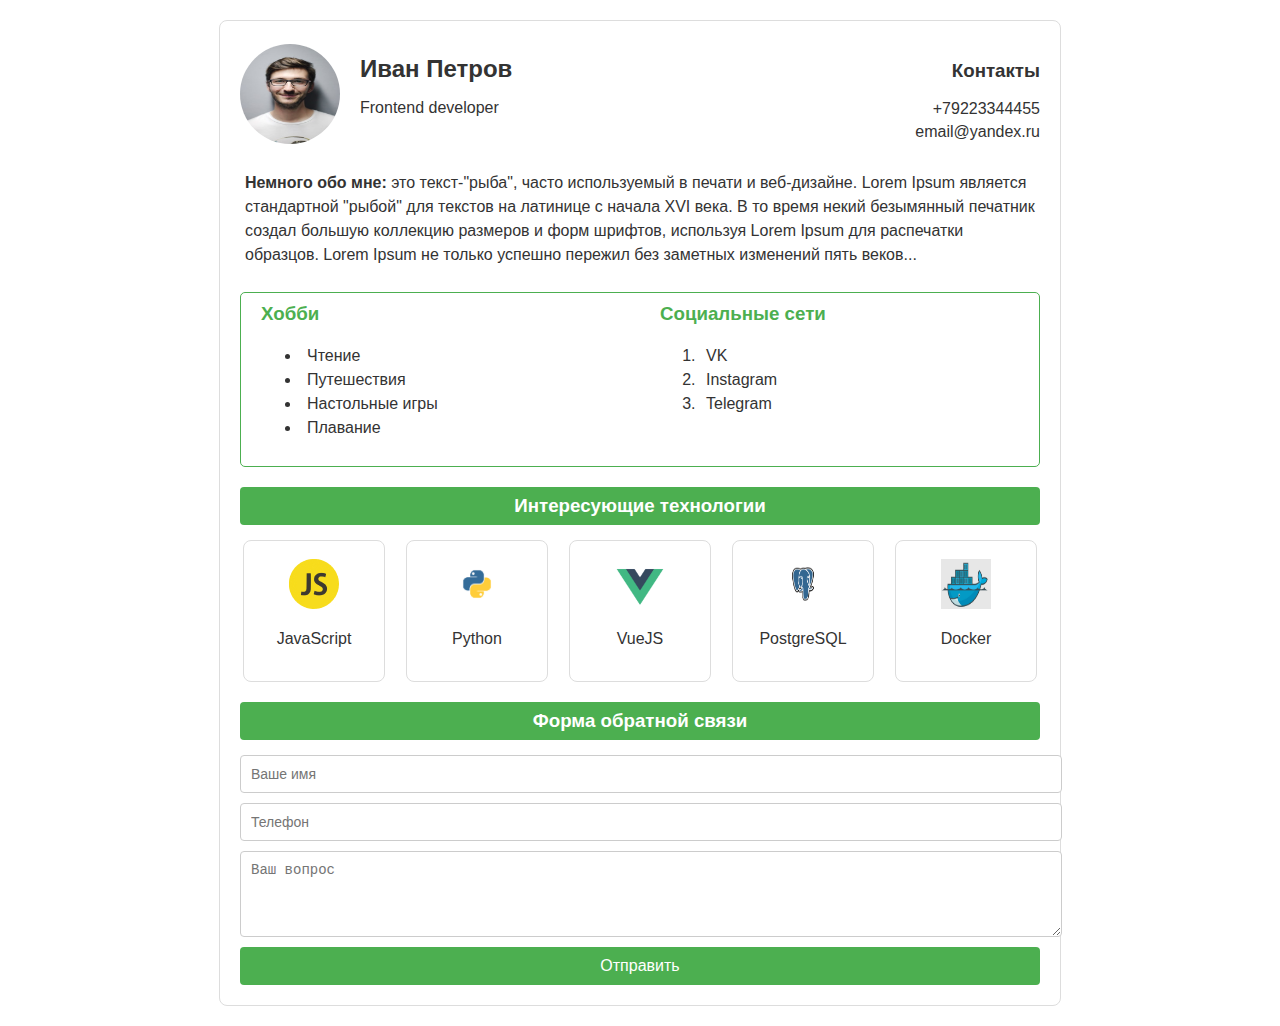
<file: задание 1/index.html>
<!DOCTYPE html>
<html lang="ru">
<head>
  <meta charset="UTF-8">
  <title>Визитка</title>
  <link rel="stylesheet" href="style.css">
</head>
<body>
  <div class="container">

    <div class="header">
      <div class="profile">
        <img src="./images/3d333204c13d695d8c399bdd24dfd4a44dfc7781.png" alt="Фото">
        <div class="name">
          <h2>Иван Петров</h2>
          <p>Frontend developer</p>
        </div>
      </div>
      <div class="contacts">
        <h3>Контакты</h3>
        <p>+79223344455</p>
        <p>email@yandex.ru</p>
      </div>
    </div>

    <div class="about">
      <strong>Немного обо мне:</strong> это текст-"рыба", часто используемый в печати и веб-дизайне. 
      Lorem Ipsum является стандартной "рыбой" для текстов на латинице с начала XVI века. 
      В то время некий безымянный печатник создал большую коллекцию размеров и форм шрифтов, 
      используя Lorem Ipsum для распечатки образцов. Lorem Ipsum не только успешно пережил 
      без заметных изменений пять веков...
    </div>

    <div class="info-box">
      <div>
        <h3>Хобби</h3>
        <ul>
          <li>Чтение</li>
          <li>Путешествия</li>
          <li>Настольные игры</li>
          <li>Плавание</li>
        </ul>
      </div>
      <div>
        <h3>Социальные сети</h3>
        <ol>
          <li>VK</li>
          <li>Instagram</li>
          <li>Telegram</li>
        </ol>
      </div>
    </div>

    <div class="technologies">
      <h3>Интересующие технологии</h3>
      <div class="tech-list">
        <div class="tech-item">
          <img src="./images/js.jpg" alt="JS">
          <p>JavaScript</p>
        </div>
        <div class="tech-item">
          <img src="./images/python.png" alt="Python">
          <p>Python</p>
        </div>
        <div class="tech-item">
          <img src="./images/VueJS.png" alt="VueJS">
          <p>VueJS</p>
        </div>
        <div class="tech-item">
          <img src="./images/PostgreSQL.png" alt="PostgreSQL">
          <p>PostgreSQL</p>
        </div>
        <div class="tech-item">
          <img src="./images/Docker.png" alt="Docker">
          <p>Docker</p>
        </div>
      </div>
    </div>

    <div class="form-box">
      <h3>Форма обратной связи</h3>
      <form>
        <input type="text" placeholder="Ваше имя">
        <input type="tel" placeholder="Телефон">
        <textarea rows="4" placeholder="Ваш вопрос"></textarea>
        <button type="submit">Отправить</button>
      </form>
    </div>

  </div>
</body>
</html>
</file>
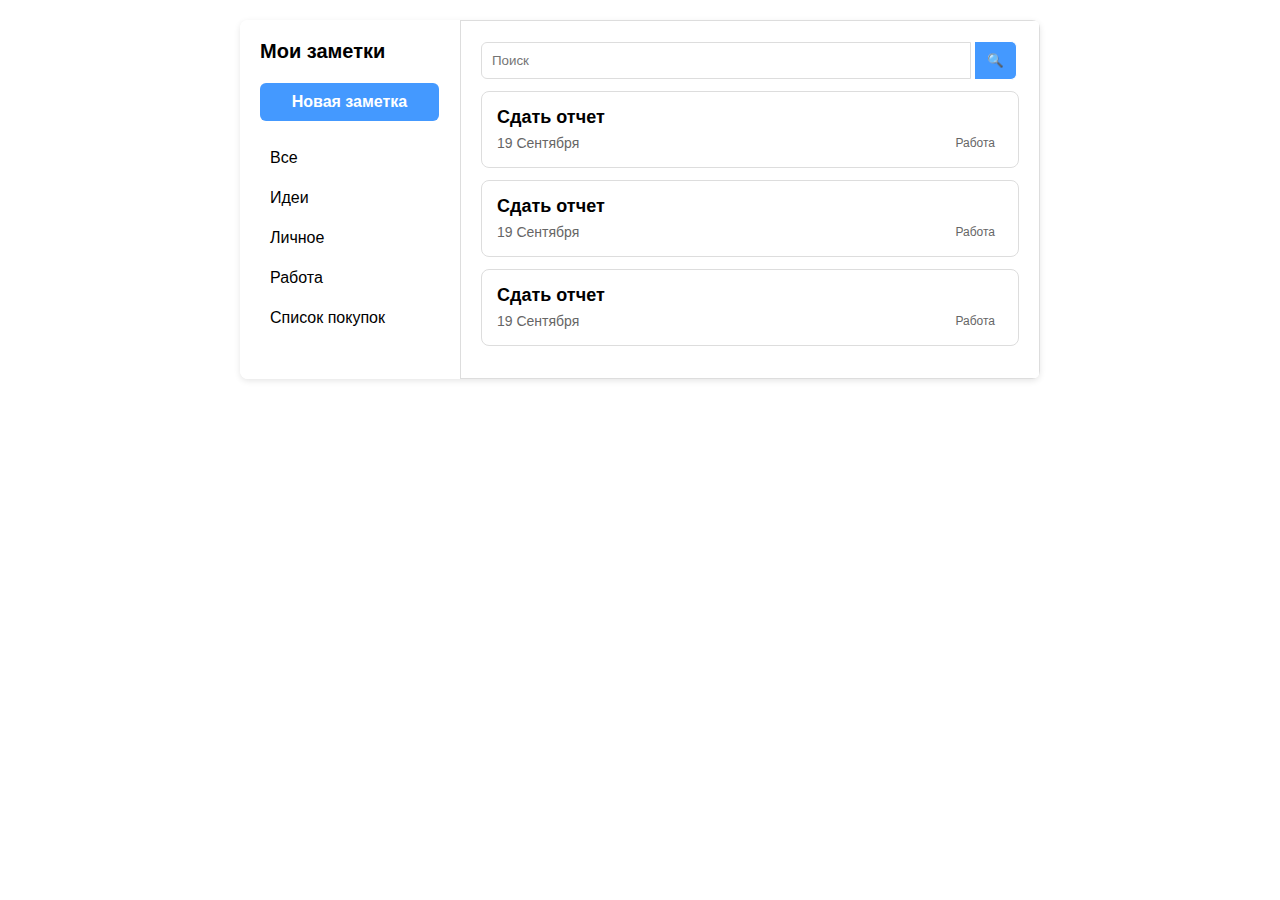
<file: заметки/index.html>
<!DOCTYPE html>
<html lang="ru">
<head>
    <meta charset="UTF-8">
    <meta name="viewport" content="width=device-width, initial-scale=1.0">
    <title>Мои заметки</title>
    <link rel="stylesheet" href="./style.css">
</head>
<body>
    <div class="container">

        <aside class="sidebar">
            <h2>Мои заметки</h2>
            <a href="#" class="new-note">Новая заметка</a>
            <ul class="tags">
                <li>Все</li>
                <li>Идеи</li>
                <li>Личное</li>
                <li>Работа</li>
                <li>Список покупок</li>
            </ul>
        </aside>

        <main class="main">
            <div class="search">
                <input type="text" placeholder="Поиск">
                <button>🔍</button>
            </div>
            <div class="note">
                <h3>Сдать отчет</h3>
                <div class="meta">
                    <span>19 Сентября</span>
                    <span class="tag">Работа</span>
                </div>
            </div>
            
            <div class="note">
                <h3>Сдать отчет</h3>
                <div class="meta">
                    <span>19 Сентября</span>
                    <span class="tag">Работа</span>
                </div>
            </div>
            
            <div class="note">
                <h3>Сдать отчет</h3>
                <div class="meta">
                    <span>19 Сентября</span>
                    <span class="tag">Работа</span>
                </div>
            </div>
        </main>
    </div>
</body>
</html>
</file>
<file: задание 1/style.css>
body {
  font-family: Arial, sans-serif;
  background: #fff;
  color: #333;
  margin: 0;
  padding: 0;
}

.container {
  max-width: 800px;
  margin: 20px auto;
  border: 1px solid #ddd;
  border-radius: 8px;
  padding: 20px;
}

.header {
  display: flex;
  align-items: center;
  justify-content: space-between;
}

.profile {
  display: flex;
  align-items: center;
}

.profile img {
  width: 100px;
  height: 100px;
  border-radius: 50%;
  margin-right: 20px;
  transition: transform 0.3s, box-shadow 0.3s;
}


.name h2 {
  margin: 0;
  transition: transform 0.3s, color 0.3s;
}


.contacts {
  text-align: right;
}

.contacts p {
  margin: 5px 0;
  transition: transform 0.3s, color 0.3s;
}


.about {
  margin: 20px 0;
  line-height: 1.5;
  transition: transform 0.3s, box-shadow 0.3s;
  padding: 5px;
  border-radius: 4px;
}



/* Блок с хобби и соцсетями */
.info-box {
  display: flex;
  border: 1px solid #4caf50;
  border-radius: 5px;
  margin-bottom: 20px;
}

.info-box div {
  flex: 1;
  padding: 10px 20px;
}

.info-box h3 {
  color: #4caf50;
  margin-top: 0;
}

/* Подсвечиваются только пункты списка */
.info-box li,
.info-box ol li {
  transition: transform 0.3s, color 0.3s, background 0.3s;
  cursor: pointer;
  padding: 3px 6px;
  border-radius: 4px;
}

.info-box li:hover,
.info-box ol li:hover {
  transform: scale(1.05);
  color: #fff;
  background: #4caf50;
}

/* Технологии */
.technologies {
  text-align: center;
  margin-bottom: 20px;
}

.technologies h3 {
  background: #4caf50;
  color: #fff;
  padding: 8px;
  border-radius: 4px;
  margin-bottom: 15px;
}

.tech-list {
  display: flex;
  justify-content: space-around;
  align-items: center;
  flex-wrap: wrap;
  gap: 15px;
}

.tech-item {
  width: 120px;
  height: 120px;
  display: flex;
  flex-direction: column;
  justify-content: center;
  align-items: center;
  text-align: center;

  border: 1px solid #ddd;
  border-radius: 8px;
  padding: 10px;

  transition: transform 0.3s, box-shadow 0.3s;
  cursor: pointer;
}

.tech-item:hover {
  transform: scale(1.05);
  box-shadow: 0 0 10px #4caf50;
}

.tech-item img {
  width: 50px;
  height: 50px;
  margin-bottom: 5px;
}

/* Форма */
.form-box {
  margin-top: 20px;
}

.form-box h3 {
  background: #4caf50;
  color: #fff;
  padding: 8px;
  border-radius: 4px;
  margin-bottom: 15px;
  text-align: center;
}

form {
  display: flex;
  flex-direction: column;
  gap: 10px;
}

input,
textarea {
  padding: 10px;
  border: 1px solid #ccc;
  border-radius: 4px;
  font-size: 14px;
  width: 100%;
  transition: border 0.3s, box-shadow 0.3s;
}

input:focus,
textarea:focus {
  border: 1px solid #4caf50;
  box-shadow: 0 0 8px #4caf50;
  outline: none;
}

button {
  background: #4caf50;
  color: #fff;
  padding: 10px;
  border: none;
  border-radius: 4px;
  font-size: 16px;
  cursor: pointer;
  transition: transform 0.3s, background 0.3s;
}

button:hover {
  background: #43a047;
  transform: scale(1.05);
}
</file>
<file: заметки/style.css>
* {
    margin: 0;
    padding: 0;
    box-sizing: border-box;
    font-family: arial, sans-serif;
}

body {
    background: white;
    display: flex;
    justify-content: center;
    align-items: flex-start;
    min-height: 100vh;
    padding: 20px;
}

.container {
    display: flex;
    width: 800px;
    background: white;
    border-radius: 8px;
    box-shadow: 0 2px 6px rgba(0,0,0,0.1);
    overflow: hidden;
}

.sidebar {
    width: 220px;
    padding: 20px;
    border-right: 1px solid white;
    background: white;
}

.sidebar h2 {
    font-size: 20px;
    margin-bottom: 20px;
}

.new-note {
    display: block;
    width: 100%;
    padding: 10px;
    background: #4499ff;
    color: white;
    text-align: center;
    border-radius: 6px;
    text-decoration: none;
    font-weight: bold;
    margin-bottom: 20px;
}

.tags {
    list-style: none;
}

.tags li {
    padding: 8px 10px;
    border-radius: 6px;
    margin-bottom: 6px;
    cursor: pointer;
}

.tags li:hover,
.tags li.active {
    background: white;
}

.main {
    flex: 1;
    padding: 20px;
    border: 1px solid #ddd;
}

.search input {
    flex: 1;
    padding: 10px;
    border: 1px solid #ddd;
    border-radius: 6px 0 0 6px;
    outline: none;
    margin-bottom: 12px;
    min-width: 490px;
}

.search button {
    padding: 12px;
    border: 1px solid white;
    border-left: none;
    background: #4499ff;
    color: white;
    border-radius: 0 6px 6px 0;
    cursor: pointer;
    line-height: 1;
}

.note {
    background: white;
    border: 1px solid #ddd;
    border-radius: 8px;
    padding: 15px;
    margin-bottom: 12px;
}

.note h3 {
    font-size: 18px;
    font-weight: bold;
    margin-bottom: 6px;
}

.note .meta {
    font-size: 14px;
    color: #666;
    display: flex;
    justify-content: space-between;
    align-items: center;
}

.tag {
    background: white;
    border-radius: 12px;
    padding: 2px 8px;
    font-size: 12px;
}
</file>
